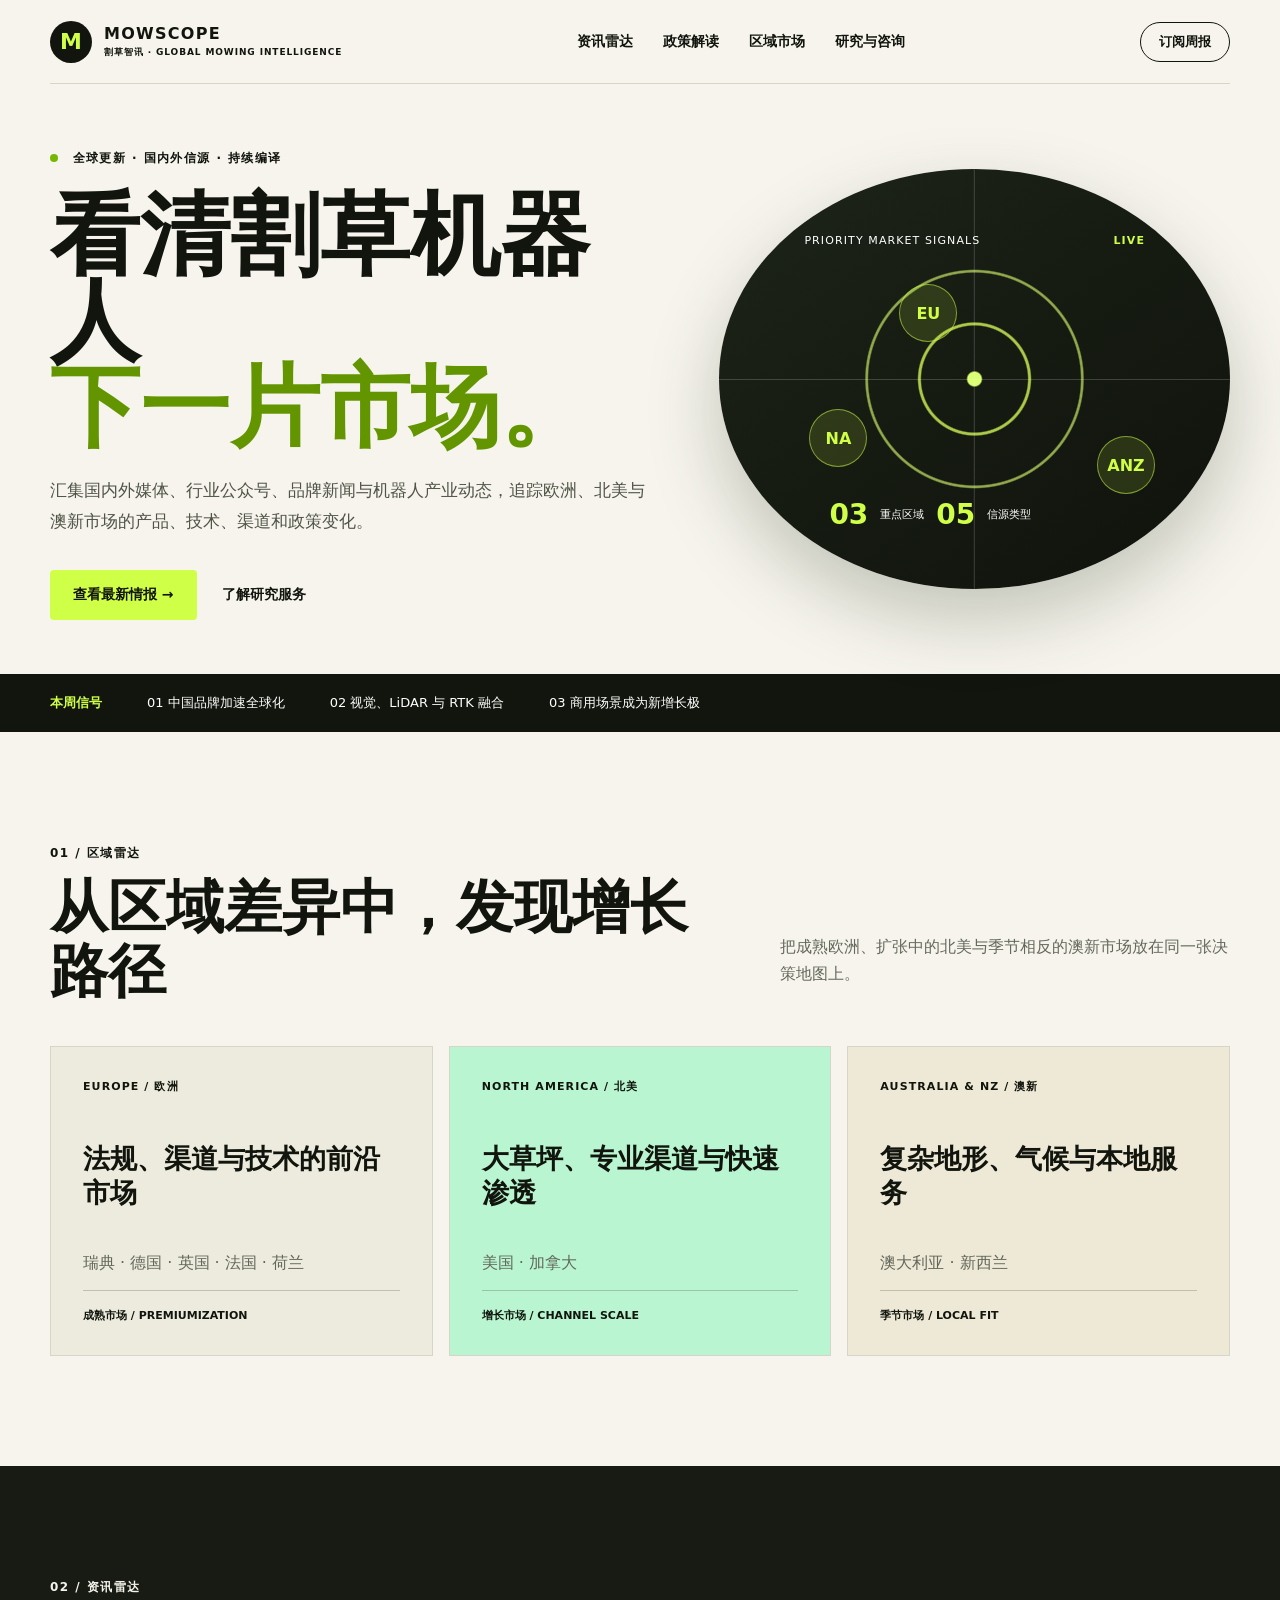
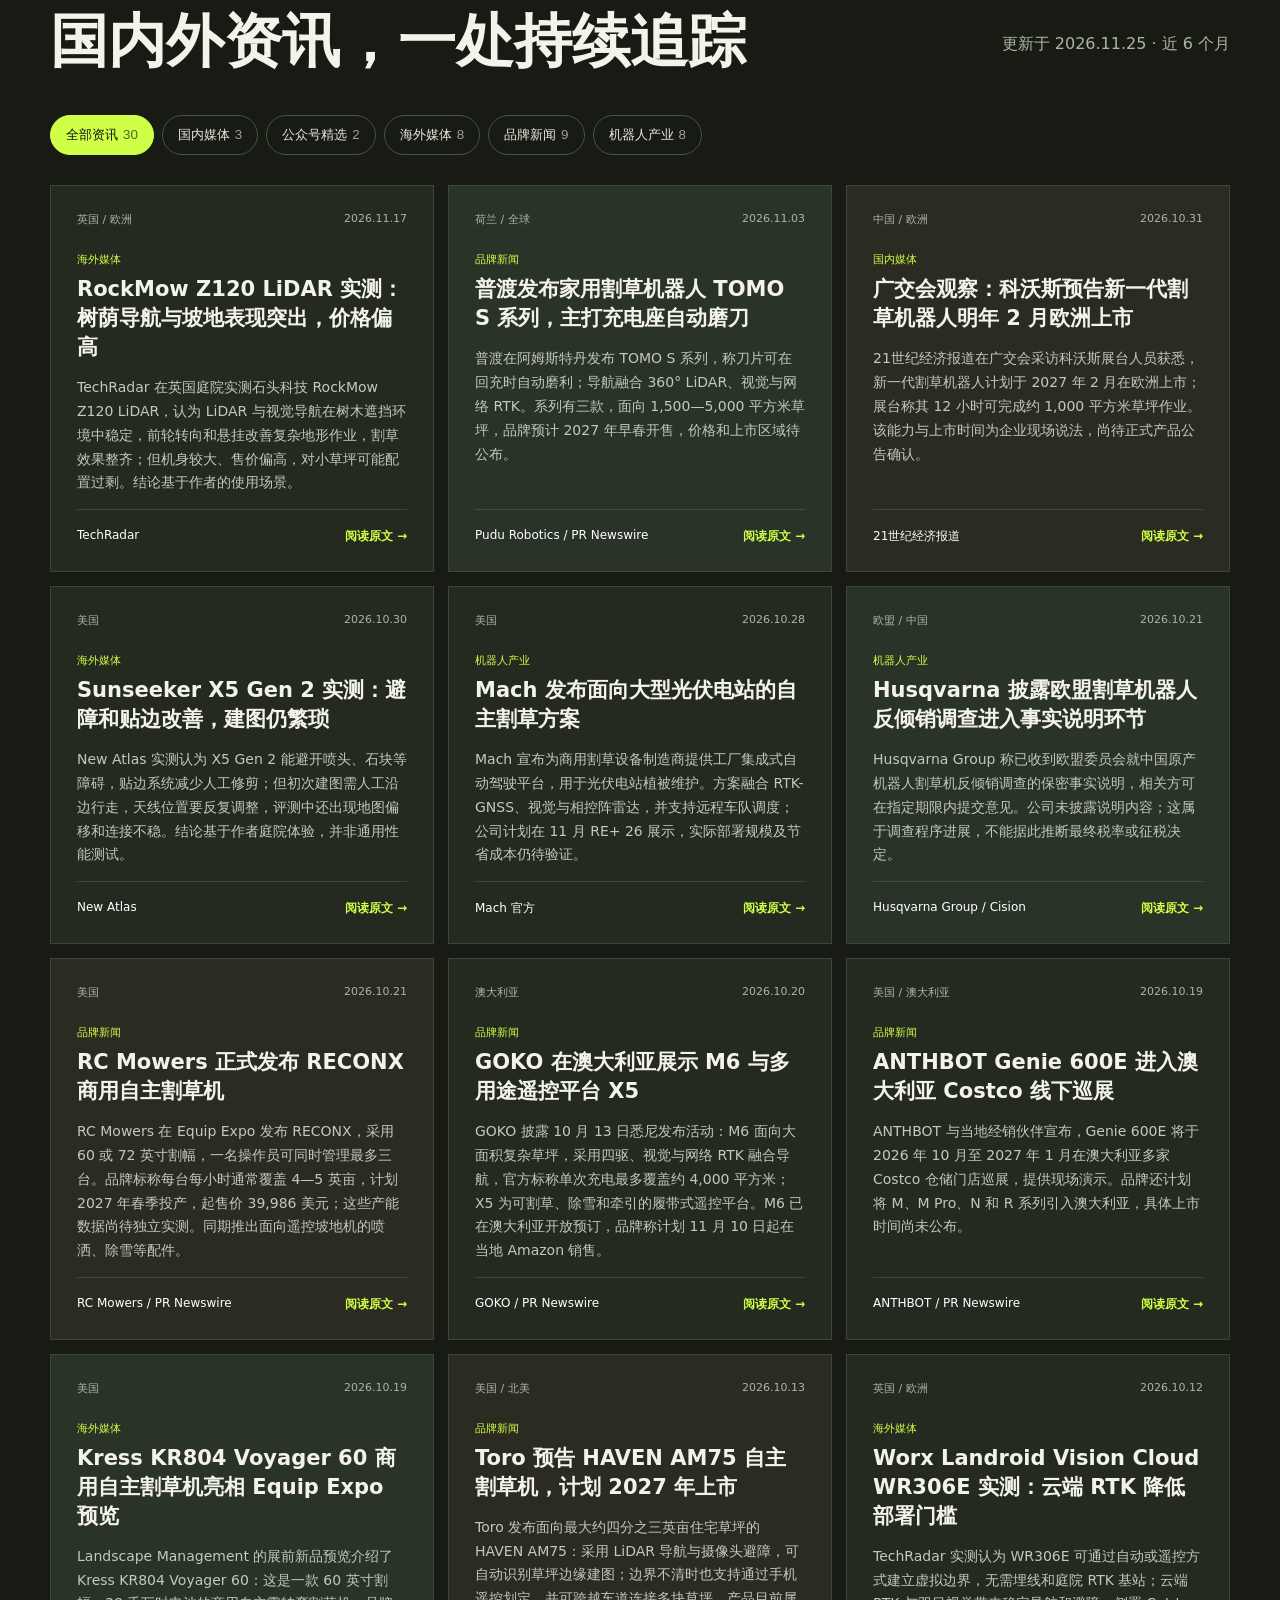
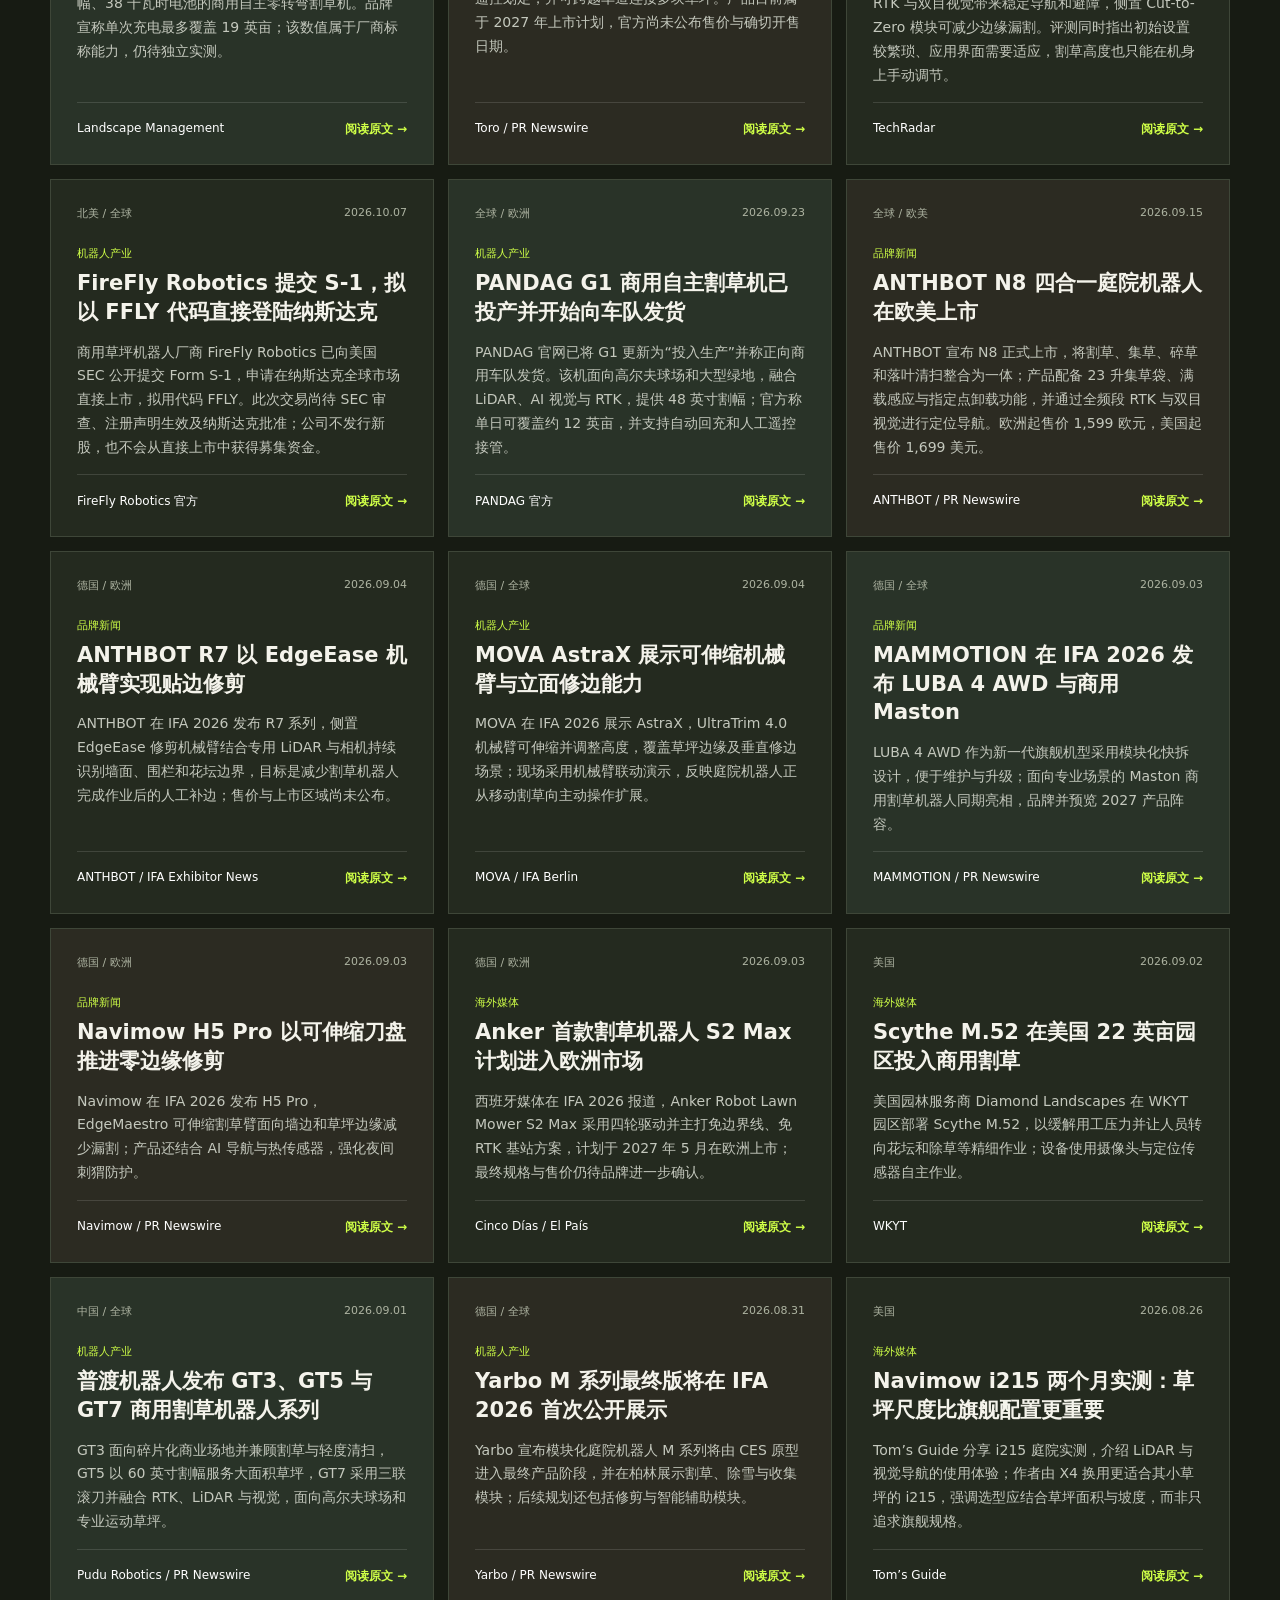
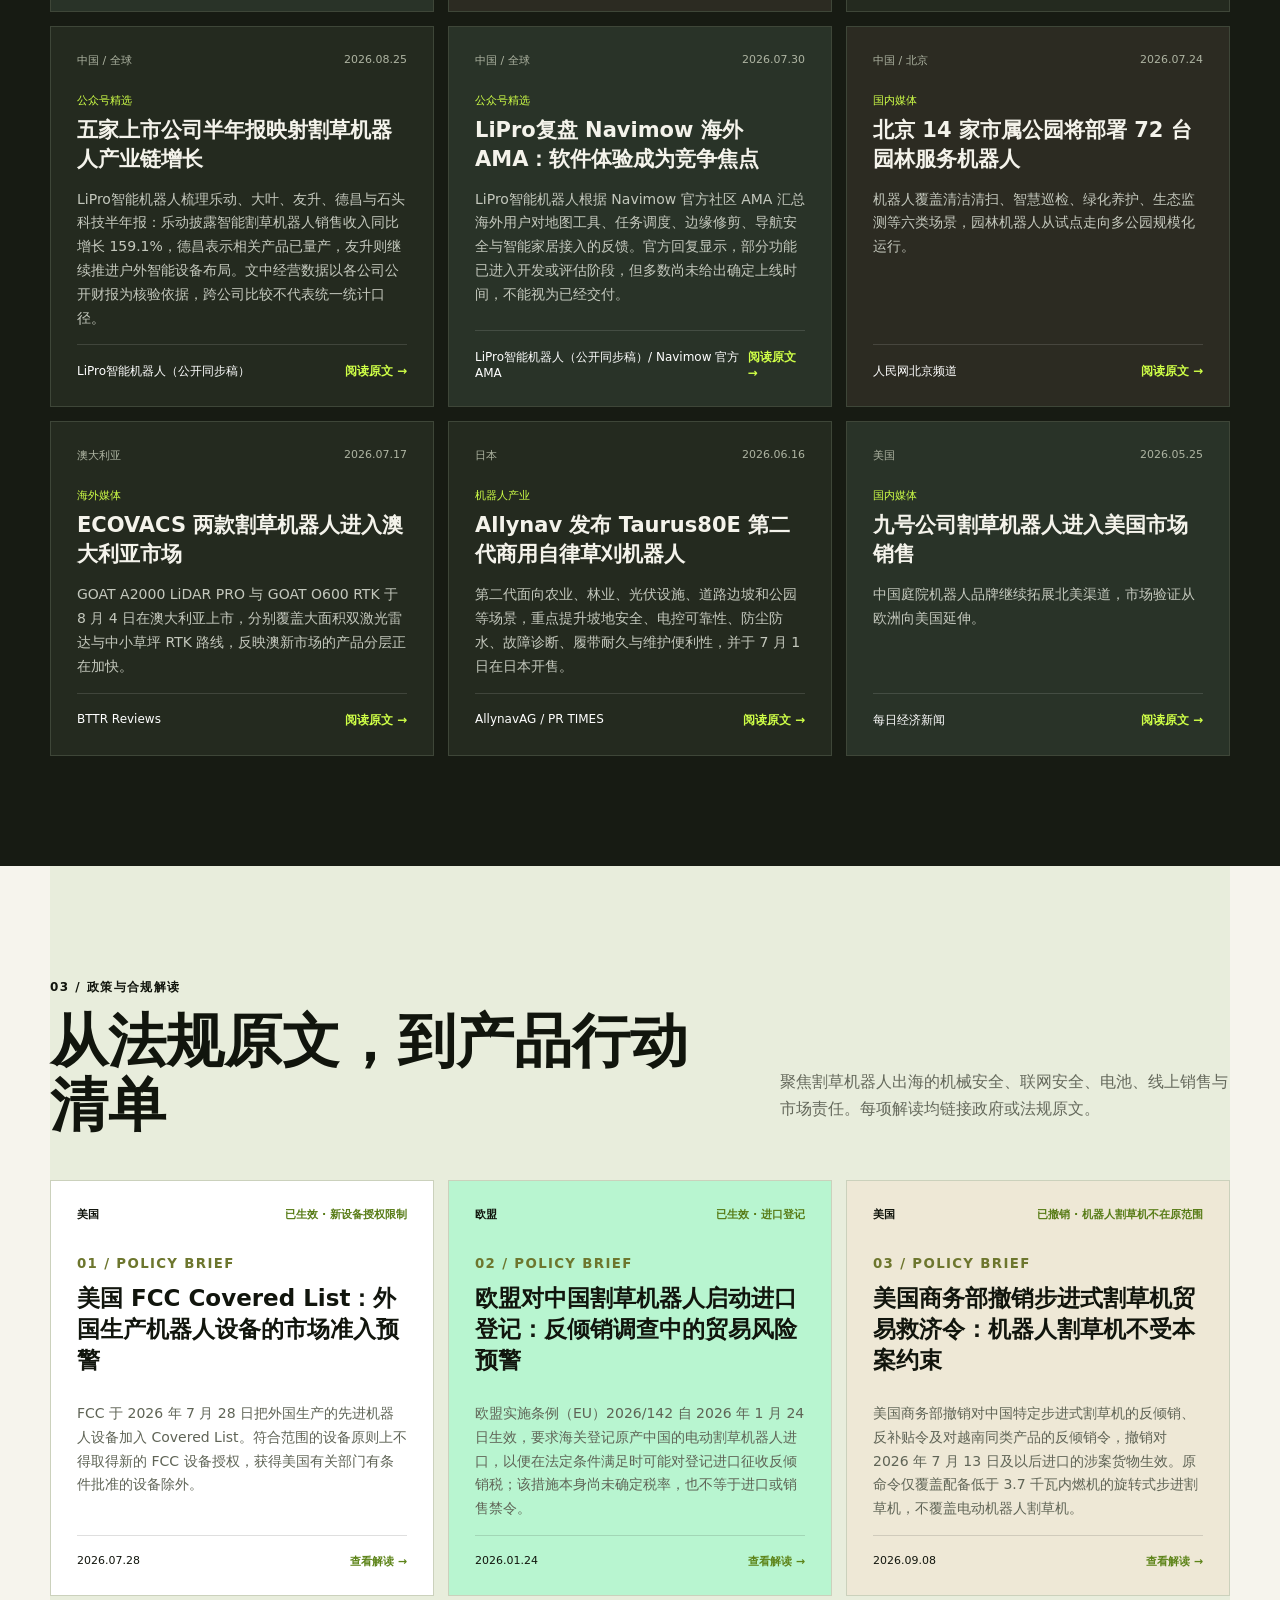
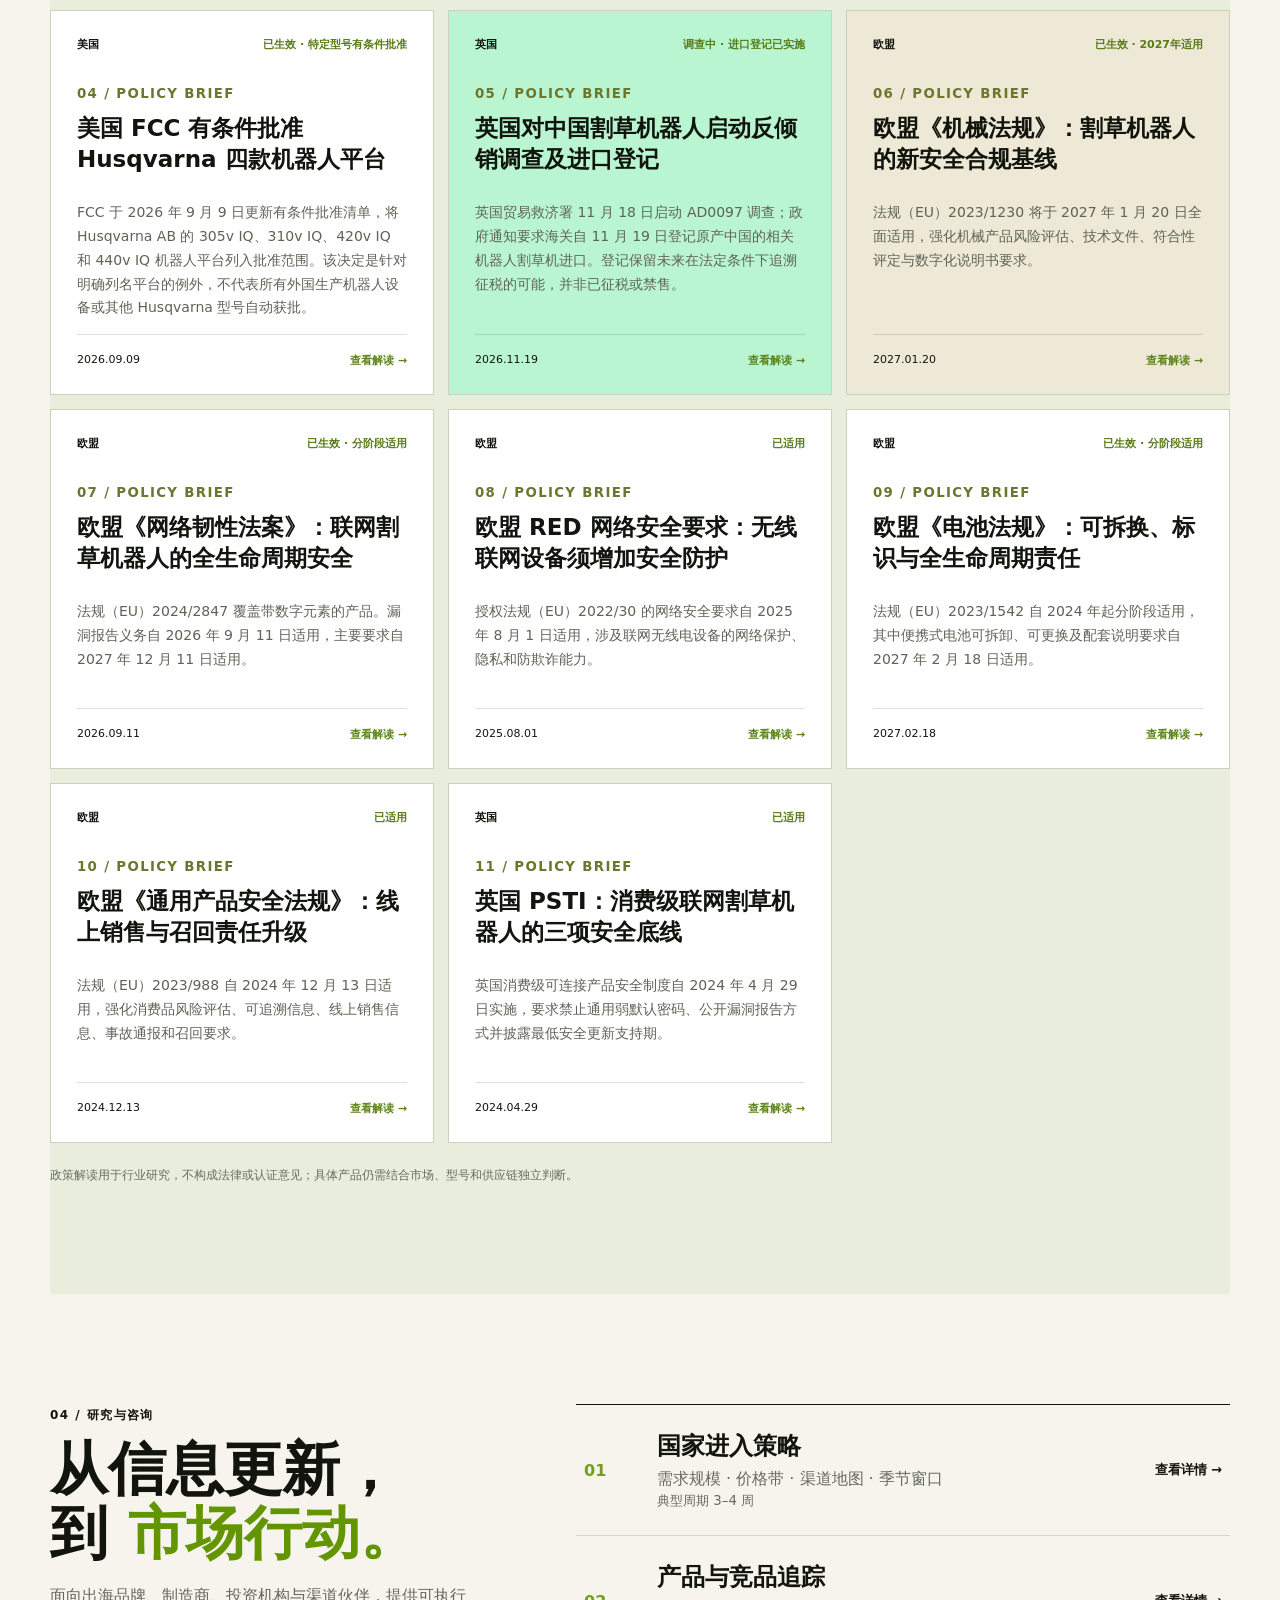
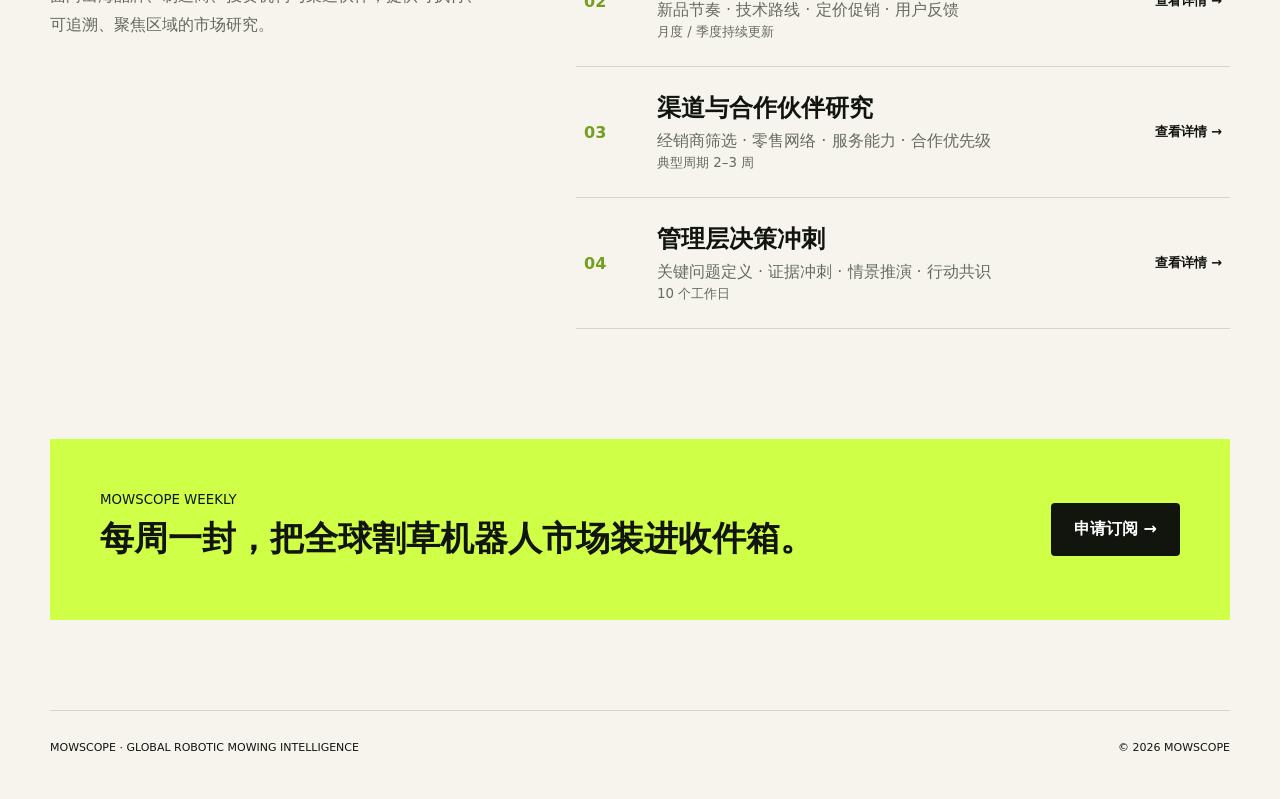
<file: index.html>
<!doctype html>
<html lang="zh-CN">
<head>
  <meta charset="utf-8">
  <meta name="viewport" content="width=device-width,initial-scale=1">
  <meta name="description" content="MOWSCOPE 割草智讯：全球割草机器人市场、产品、渠道与技术情报。">
  <title>MOWSCOPE 割草智讯</title>
  <link rel="stylesheet" href="styles.css?v=20260908">
  <link rel="stylesheet" href="policy.css?v=20260908">
</head>
<body>
  <header class="nav wrap">
    <a class="brand" href="#top"><span>M</span><b>MOWSCOPE<small>割草智讯 · GLOBAL MOWING INTELLIGENCE</small></b></a>
    <nav><a href="#intelligence">资讯雷达</a><a href="#policy">政策解读</a><a href="#regions">区域市场</a><a href="#research">研究与咨询</a></nav>
    <a class="pill" href="mailto:zzixuannnn@gmail.com?subject=MOWSCOPE%20周报订阅">订阅周报</a>
  </header>
  <main id="top">
    <section class="hero wrap">
      <div><p class="eyebrow"><i></i> 全球更新 · 国内外信源 · 持续编译</p>
        <h1>看清割草机器人<br><em>下一片市场。</em></h1>
        <p class="lede">汇集国内外媒体、行业公众号、品牌新闻与机器人产业动态，追踪欧洲、北美与澳新市场的产品、技术、渠道和政策变化。</p>
        <div class="actions"><a class="primary" href="#intelligence">查看最新情报 →</a><a href="#research">了解研究服务</a></div>
      </div>
      <div class="radar" aria-label="重点市场雷达">
        <div class="radar-head">PRIORITY MARKET SIGNALS <b>LIVE</b></div>
        <div class="orb o1">EU</div><div class="orb o2">NA</div><div class="orb o3">ANZ</div>
        <div class="radar-foot"><b>03</b> 重点区域 <b>05</b> 信源类型</div>
      </div>
    </section>
    <section class="signals"><b>本周信号</b><span>01 中国品牌加速全球化</span><span>02 视觉、LiDAR 与 RTK 融合</span><span>03 商用场景成为新增长极</span></section>
    <section class="section wrap" id="regions">
      <div class="heading"><div><small>01 / 区域雷达</small><h2>从区域差异中，发现增长路径</h2></div><p>把成熟欧洲、扩张中的北美与季节相反的澳新市场放在同一张决策地图上。</p></div>
      <div class="regions">
        <article><span>EUROPE / 欧洲</span><h3>法规、渠道与技术的前沿市场</h3><p>瑞典 · 德国 · 英国 · 法国 · 荷兰</p><b>成熟市场 / PREMIUMIZATION</b></article>
        <article><span>NORTH AMERICA / 北美</span><h3>大草坪、专业渠道与快速渗透</h3><p>美国 · 加拿大</p><b>增长市场 / CHANNEL SCALE</b></article>
        <article><span>AUSTRALIA & NZ / 澳新</span><h3>复杂地形、气候与本地服务</h3><p>澳大利亚 · 新西兰</p><b>季节市场 / LOCAL FIT</b></article>
      </div>
    </section>
    <section class="section intelligence" id="intelligence">
      <div class="wrap">
        <div class="heading"><div><small>02 / 资讯雷达</small><h2>国内外资讯，一处持续追踪</h2></div><p class="updated">更新于 2026.11.25 · 近 6 个月</p></div>
        <div id="filters" class="filters" aria-label="资讯类型"></div>
        <div id="stories" class="story-grid"></div>
      </div>
    </section>
    <section class="section policy-section wrap" id="policy">
      <div class="heading"><div><small>03 / 政策与合规解读</small><h2>从法规原文，到产品行动清单</h2></div><p>聚焦割草机器人出海的机械安全、联网安全、电池、线上销售与市场责任。每项解读均链接政府或法规原文。</p></div>
      <div id="policies" class="policy-grid"></div>
      <p class="policy-note">政策解读用于行业研究，不构成法律或认证意见；具体产品仍需结合市场、型号和供应链独立判断。</p>
    </section>
    <section class="section consulting wrap" id="research">
      <div class="consult-copy"><small>04 / 研究与咨询</small><h2>从信息更新，<br>到 <em>市场行动。</em></h2><p>面向出海品牌、制造商、投资机构与渠道伙伴，提供可执行、可追溯、聚焦区域的市场研究。</p></div>
      <div id="services" class="services"></div>
    </section>
    <section class="newsletter wrap"><div><small>MOWSCOPE WEEKLY</small><h2>每周一封，把全球割草机器人市场装进收件箱。</h2></div><a class="primary" href="mailto:zzixuannnn@gmail.com?subject=MOWSCOPE%20周报订阅">申请订阅 →</a></section>
  </main>
  <footer class="wrap"><span>MOWSCOPE · GLOBAL ROBOTIC MOWING INTELLIGENCE</span><span>© 2026 MOWSCOPE</span></footer>
  <script src="data.js?v=20261125"></script><script src="daily-data.js?v=20261125"></script><script src="policy-data.js?v=20261125"></script><script src="policy-update.js?v=20261125"></script><script src="app.js?v=20261125"></script>
</body></html>
<!-- Published with GitHub Pages -->
</file>
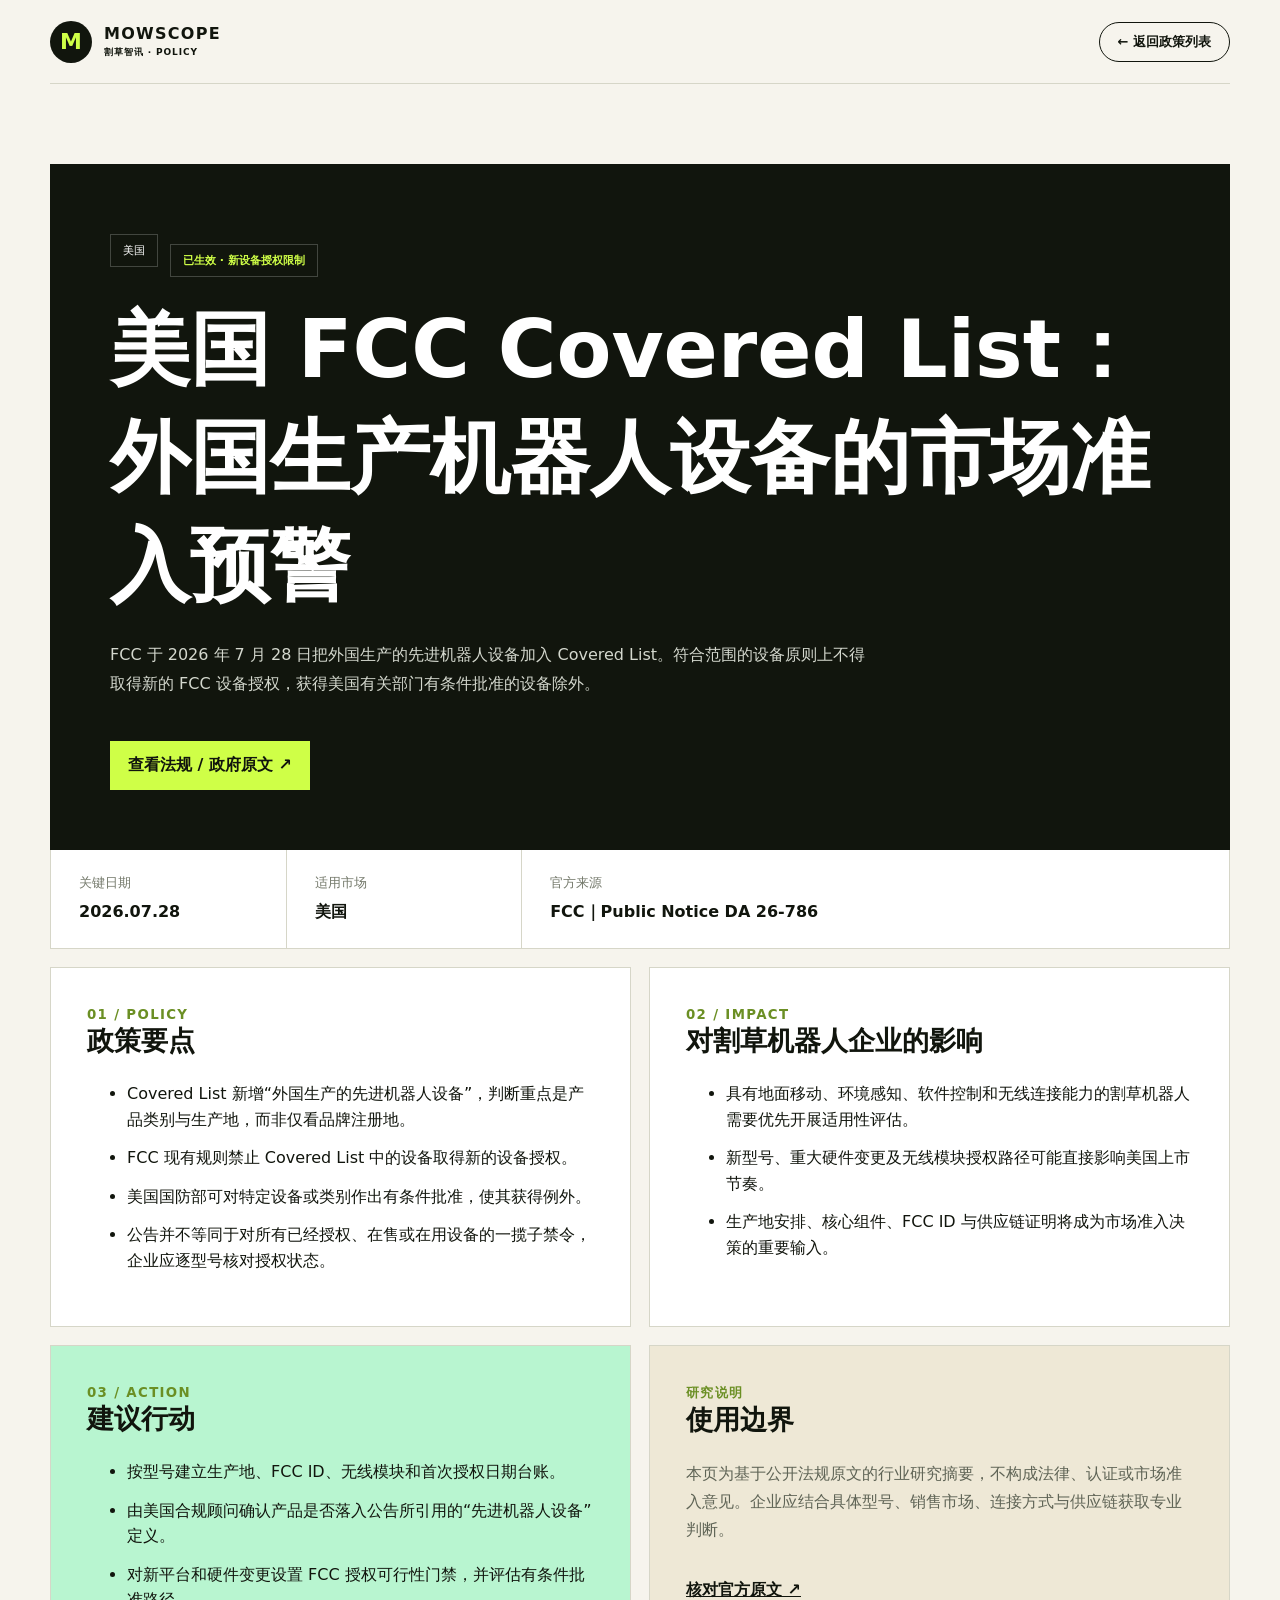
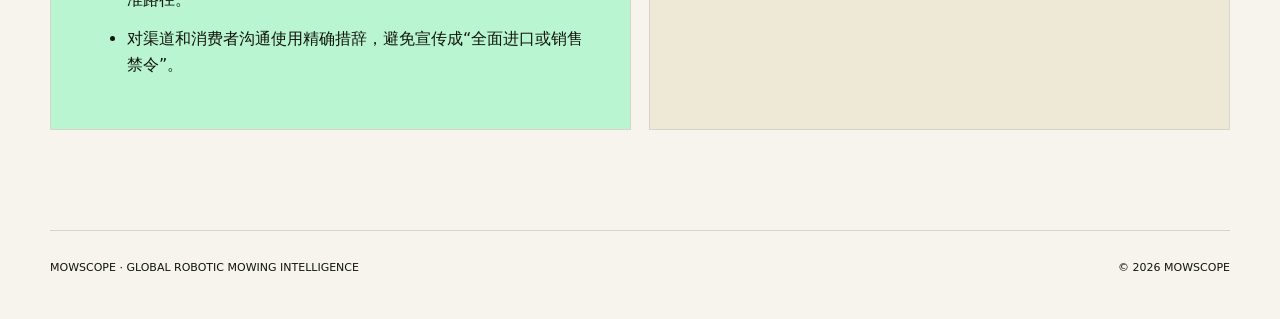
<file: policy.html>
<!doctype html>
<html lang="zh-CN">
<head>
  <meta charset="utf-8">
  <meta name="viewport" content="width=device-width,initial-scale=1">
  <meta name="description" content="MOWSCOPE 政策与合规解读">
  <title>政策与合规解读｜MOWSCOPE</title>
  <link rel="stylesheet" href="styles.css?v=20260908">
  <link rel="stylesheet" href="policy.css?v=20260908">
</head>
<body>
  <header class="nav wrap">
    <a class="brand" href="index.html"><span>M</span><b>MOWSCOPE<small>割草智讯 · POLICY</small></b></a>
    <a class="pill" href="index.html#policy">← 返回政策列表</a>
  </header>
  <main id="policy-detail" class="detail wrap"></main>
  <footer class="wrap"><span>MOWSCOPE · GLOBAL ROBOTIC MOWING INTELLIGENCE</span><span>© 2026 MOWSCOPE</span></footer>
  <script src="policy-data.js?v=20261125"></script>
  <script src="policy-update.js?v=20261125"></script>
  <script src="policy.js?v=20261125"></script>
</body>
</html>
</file>
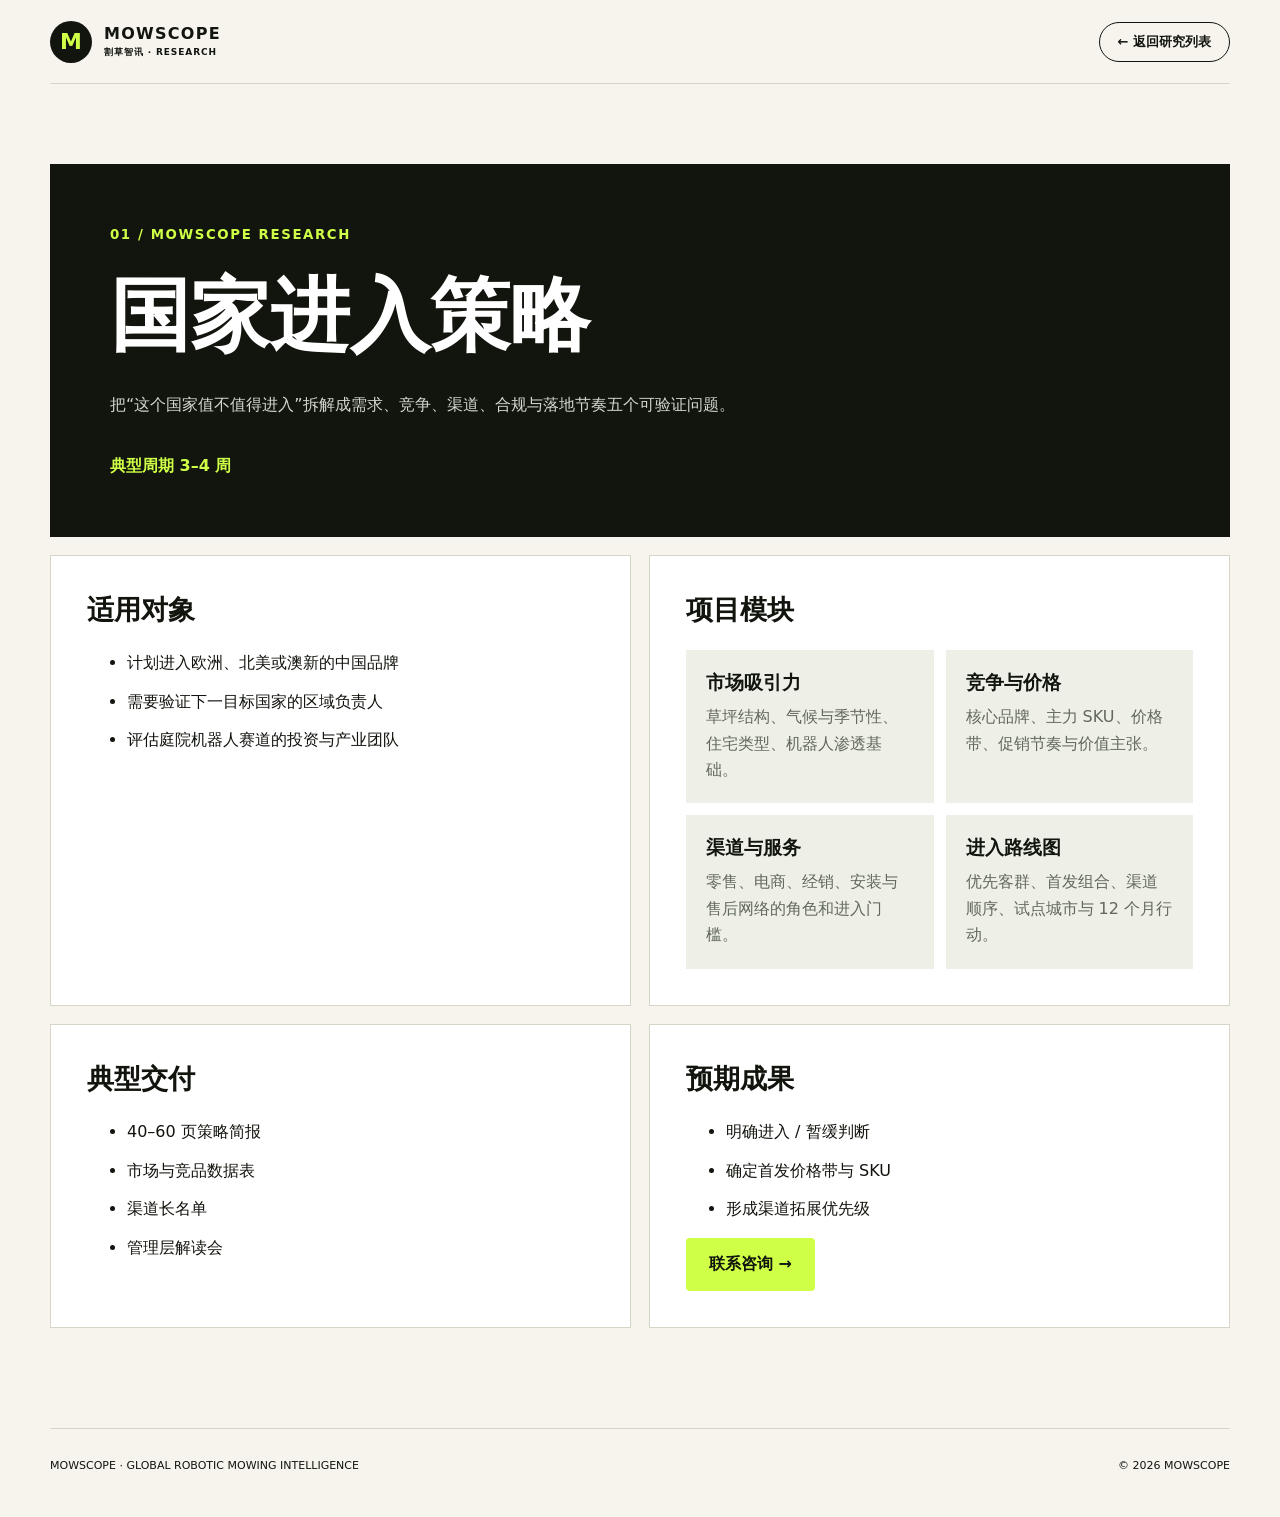
<file: research.html>
<!doctype html>
<html lang="zh-CN"><head><meta charset="utf-8"><meta name="viewport" content="width=device-width,initial-scale=1"><title>研究与咨询｜MOWSCOPE</title><link rel="stylesheet" href="styles.css?v=20260908"></head>
<body><header class="nav wrap"><a class="brand" href="index.html"><span>M</span><b>MOWSCOPE<small>割草智讯 · RESEARCH</small></b></a><a class="pill" href="index.html#research">← 返回研究列表</a></header>
<main id="research-detail" class="detail wrap"></main>
<footer class="wrap"><span>MOWSCOPE · GLOBAL ROBOTIC MOWING INTELLIGENCE</span><span>© 2026 MOWSCOPE</span></footer>
<script src="data.js?v=20261125"></script><script src="research.js?v=20261125"></script></body></html>
</file>
<file: styles.css>
:root{--ink:#11150d;--lime:#cfff47;--mint:#b8f5d0;--sand:#eee8d6;--paper:#f6f4ed;--line:#d6d6c8}*{box-sizing:border-box}html{scroll-behavior:smooth}body{margin:0;background:var(--paper);color:var(--ink);font-family:Inter,"PingFang SC","Microsoft YaHei",system-ui,sans-serif}.wrap{width:min(1180px,calc(100% - 40px));margin:auto}.nav{height:84px;display:flex;align-items:center;justify-content:space-between;border-bottom:1px solid var(--line)}.brand{display:flex;gap:12px;align-items:center;color:inherit;text-decoration:none}.brand>span{width:42px;height:42px;border-radius:50%;display:grid;place-items:center;background:var(--ink);color:var(--lime);font-weight:900;font-size:22px}.brand b{letter-spacing:.08em}.brand small{display:block;font-size:9px;letter-spacing:.1em;margin-top:3px}.nav nav{display:flex;gap:30px}.nav nav a,.actions a{color:inherit;text-decoration:none;font-weight:700;font-size:14px}.pill{border:1px solid var(--ink);border-radius:99px;padding:10px 18px;color:inherit;text-decoration:none;font-weight:700;font-size:13px}.hero{min-height:590px;display:grid;grid-template-columns:1.08fr .92fr;gap:70px;align-items:center}.eyebrow,.heading small,.consult-copy>small{font-size:12px;font-weight:800;letter-spacing:.12em;text-transform:uppercase}.eyebrow i{display:inline-block;width:8px;height:8px;border-radius:50%;background:#75b800;margin-right:9px}.hero h1{font-size:clamp(52px,7vw,92px);line-height:.96;margin:25px 0}.hero h1 em,.consulting h2 em{font-style:normal;color:#629500}.lede{max-width:650px;font-size:17px;line-height:1.8;color:#505447}.actions{display:flex;gap:25px;align-items:center;margin-top:34px}.primary{display:inline-block;background:var(--lime);color:var(--ink);padding:16px 23px;border-radius:4px;text-decoration:none;font-weight:900}.radar{height:420px;position:relative;overflow:hidden;border-radius:50%;background:radial-gradient(circle at center,#d9ff72 0 2%,transparent 2.5% 16%,#abc849 16.4% 16.9%,transparent 17.3% 32%,#91a94c 32.4% 32.8%,transparent 33.2%),linear-gradient(145deg,#1d2418,#0f120c);color:white;box-shadow:0 30px 70px #39422c44}.radar:before,.radar:after{content:"";position:absolute;inset:50% 0 auto;border-top:1px solid #ffffff2e}.radar:after{transform:rotate(90deg)}.radar-head{position:absolute;top:65px;left:85px;right:85px;font-size:11px;letter-spacing:.1em;display:flex;justify-content:space-between}.radar-head b{color:var(--lime)}.orb{position:absolute;width:58px;height:58px;border:1px solid #cfff4788;border-radius:50%;display:grid;place-items:center;background:#cfff4721;color:var(--lime);font-weight:900}.o1{top:115px;left:180px}.o2{top:240px;left:90px}.o3{right:75px;bottom:95px}.radar-foot{position:absolute;left:110px;right:100px;bottom:58px;display:flex;gap:12px;align-items:center;font-size:11px}.radar-foot b{font-size:28px;color:var(--lime)}.signals{background:var(--ink);color:white;padding:20px max(20px,calc((100% - 1180px)/2));display:flex;gap:45px;font-size:13px}.signals b{color:var(--lime)}.section{padding-top:110px;padding-bottom:110px}.heading{display:flex;justify-content:space-between;align-items:end;gap:40px;margin-bottom:42px}.heading h2,.consulting h2{font-size:clamp(34px,4.7vw,58px);line-height:1.1;margin:14px 0 0}.heading p{max-width:450px;color:#65695c;line-height:1.7}.regions{display:grid;grid-template-columns:repeat(3,1fr);gap:16px}.regions article{min-height:310px;padding:32px;border:1px solid var(--line);display:flex;flex-direction:column;background:#ecebdd}.regions article:nth-child(2){background:var(--mint)}.regions article:nth-child(3){background:var(--sand)}.regions span{font-size:11px;font-weight:900;letter-spacing:.1em}.regions h3{font-size:27px;line-height:1.25;margin-top:auto}.regions p{color:#64685b}.regions b{font-size:11px;border-top:1px solid #1113;padding-top:17px}.intelligence{background:#171b13;color:#f4f3eb}.intelligence .heading p{color:#aeb4a2}.filters{display:flex;gap:8px;flex-wrap:wrap;margin:25px 0 30px}.filters button{border:1px solid #4a5242;background:transparent;color:#e6e8df;border-radius:99px;padding:10px 15px;cursor:pointer}.filters button.active{background:var(--lime);color:var(--ink);border-color:var(--lime)}.filters span{opacity:.65;margin-left:5px}.story-grid{display:grid;grid-template-columns:repeat(3,1fr);gap:14px}.story{min-height:335px;padding:26px;background:#242a1f;border:1px solid #3e4638;display:flex;flex-direction:column}.story:nth-child(4n+2){background:#293328}.story:nth-child(4n+3){background:#2c2b22}.story-meta,.story-tag{display:flex;justify-content:space-between;font-size:11px;color:#aeb4a2}.story-tag{display:inline-block;color:var(--lime);margin:25px 0 8px}.story h3{font-size:21px;line-height:1.38;margin:0}.story p{color:#c4c8bd;line-height:1.7;font-size:14px}.story a{margin-top:auto;display:flex;justify-content:space-between;color:white;text-decoration:none;border-top:1px solid #ffffff20;padding-top:18px;font-size:12px}.story a b{color:var(--lime)}.consulting{display:grid;grid-template-columns:.8fr 1.2fr;gap:90px}.consult-copy p{line-height:1.8;color:#64685b}.services{border-top:1px solid var(--ink)}.service{display:grid;grid-template-columns:55px 1fr auto;gap:18px;padding:25px 8px;border-bottom:1px solid var(--line);color:inherit;text-decoration:none;align-items:center}.service>span{font-weight:900;color:#739f1f}.service h3{font-size:24px;margin:0 0 7px}.service p,.service small{color:#666b5d;margin:0}.service>b{font-size:13px}.newsletter{margin-bottom:90px;background:var(--lime);padding:50px;display:flex;justify-content:space-between;align-items:center}.newsletter h2{max-width:720px;font-size:34px;margin:8px 0}.newsletter .primary{background:var(--ink);color:white}footer{padding:30px 0 45px;border-top:1px solid var(--line);display:flex;justify-content:space-between;font-size:11px}.detail{padding-top:80px;padding-bottom:100px}.detail-hero{padding:60px;background:var(--ink);color:white}.detail-hero small{color:var(--lime);font-weight:900;letter-spacing:.12em}.detail-hero h1{font-size:clamp(44px,7vw,80px);margin:20px 0}.detail-hero p{max-width:760px;line-height:1.8;color:#d4d8ce}.detail-hero b{display:inline-block;margin-top:20px;color:var(--lime)}.detail-grid{display:grid;grid-template-columns:1fr 1fr;gap:18px;margin-top:18px}.detail-card{padding:36px;border:1px solid var(--line);background:white}.detail-card h2{font-size:27px;margin-top:0}.detail-card li{margin:13px 0;line-height:1.6}.modules{display:grid;grid-template-columns:1fr 1fr;gap:12px}.module{padding:20px;background:#eef0e8}.module h3{margin:0 0 8px}.module p{margin:0;line-height:1.65;color:#62685b}@media(max-width:800px){.nav nav{display:none}.hero,.consulting,.detail-grid{grid-template-columns:1fr}.hero{padding:70px 0}.radar{height:340px}.signals{overflow:auto;white-space:nowrap}.regions,.story-grid{grid-template-columns:1fr}.heading{align-items:start;flex-direction:column}.service{grid-template-columns:42px 1fr}.service>b{display:none}.newsletter{align-items:flex-start;flex-direction:column;gap:20px}.detail-hero{padding:34px}.modules{grid-template-columns:1fr}}
</file>
<file: policy.css>
.policy-section{background:#e8eddc}
.policy-grid{display:grid;grid-template-columns:repeat(3,1fr);gap:14px}
.policy-card{min-height:360px;padding:26px;background:#fff;color:inherit;text-decoration:none;border:1px solid #cbd1bc;display:flex;flex-direction:column;transition:transform .2s,box-shadow .2s}
.policy-card:hover{transform:translateY(-4px);box-shadow:0 18px 40px #31401a18}
.policy-card:nth-child(2),.policy-card:nth-child(5){background:var(--mint)}
.policy-card:nth-child(3),.policy-card:nth-child(6){background:var(--sand)}
.policy-card-top{display:flex;justify-content:space-between;gap:15px;font-size:11px;font-weight:900}
.policy-card-top b{color:#587c17;text-align:right}
.policy-card>small{margin-top:34px;color:#6d762e;font-weight:900;letter-spacing:.1em}
.policy-card h3{font-size:23px;line-height:1.35;margin:12px 0}
.policy-card p{font-size:14px;line-height:1.7;color:#5f6456}
.policy-card footer{margin-top:auto;padding:18px 0 0;border-top:1px solid #1112}
.policy-card footer b{color:#5d8419}
.policy-note{margin:24px 0 0;font-size:12px;color:#686e5e}
.policy-kicker{display:flex;gap:12px;align-items:center}
.policy-kicker span,.policy-kicker b{padding:8px 12px;border:1px solid #ffffff35;font-size:11px}
.policy-kicker b{color:var(--lime)}
.source-link{display:inline-block;margin-top:26px;color:var(--ink);background:var(--lime);padding:14px 18px;text-decoration:none;font-weight:900}
.policy-facts{display:grid;grid-template-columns:.6fr .6fr 1.8fr;border:1px solid var(--line);border-top:0;background:#fff}
.policy-facts>div{padding:24px 28px;border-right:1px solid var(--line)}
.policy-facts>div:last-child{border:0}
.policy-facts small{display:block;color:#74796b;margin-bottom:8px}
.policy-facts strong{line-height:1.5}
.policy-detail-grid .detail-card small{font-weight:900;color:#6b8f24;letter-spacing:.1em}
.policy-detail-grid .action-card{background:var(--mint)}
.disclaimer-card{background:var(--sand)}
.disclaimer-card p{line-height:1.75;color:#5f6456}
.disclaimer-card a{display:inline-block;margin-top:20px;color:inherit;font-weight:900}
@media(max-width:800px){.policy-grid,.policy-facts{grid-template-columns:1fr}.policy-facts>div{border-right:0;border-bottom:1px solid var(--line)}}
</file>
